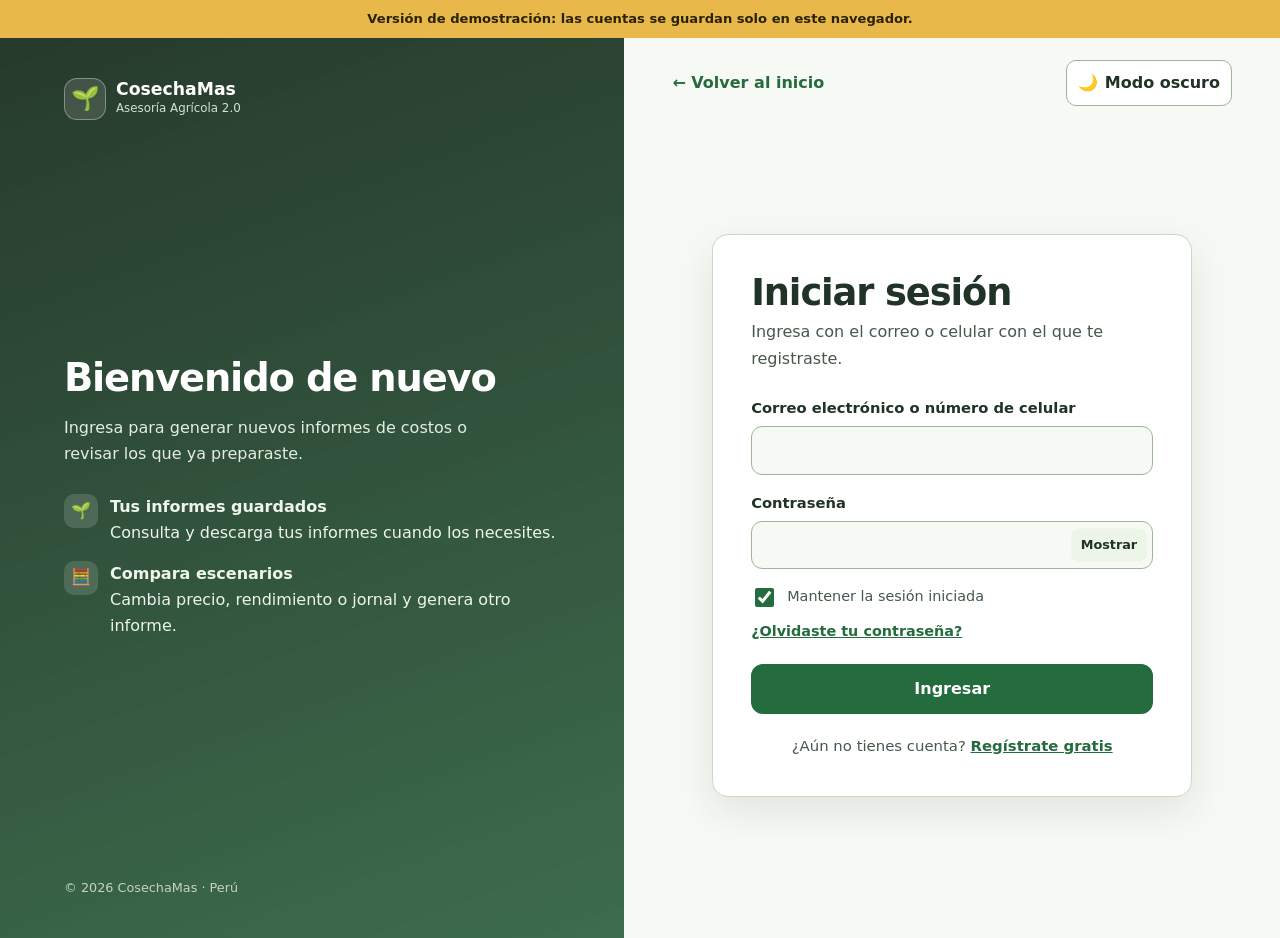
<file: informe.html>
<!DOCTYPE html>
<html lang="es">
<head>
  <meta charset="UTF-8">
  <meta name="viewport" content="width=device-width, initial-scale=1.0">
  <title>Informe de costos | CosechaMas</title>
  <meta name="theme-color" content="#f7f9f4">
  <meta name="robots" content="noindex">
  <link rel="icon" href="data:image/svg+xml,<svg xmlns='http://www.w3.org/2000/svg' viewBox='0 0 100 100'><text y='.9em' font-size='90'>🌱</text></svg>">
  <script>
    (function () { var t = null; try { t = localStorage.getItem("cosechamas-theme"); } catch (e) {}
      if (!t && window.matchMedia && matchMedia("(prefers-color-scheme: dark)").matches) t = "dark";
      if (t === "dark") document.documentElement.classList.add("dark-mode"); })();
  </script>
  <link rel="stylesheet" href="style.css">
  <link rel="stylesheet" href="app.css">
  <script src="comun.js" defer></script>
  <script src="cultivos.js" defer></script>
  <script src="calculo.js" defer></script>
  <script src="graficos.js" defer></script>
  <script src="informe.js" defer></script>
</head>
<body>
  <a class="skip-link" href="#informe">Saltar al informe</a>
  <p class="demo-note" data-demo-note hidden>Versión de demostración: las cuentas y los informes se guardan solo en este navegador.</p>

  <header class="site-header app-header">
    <div class="container header-inner">
      <a class="brand" href="panel.html" aria-label="CosechaMas, mi panel">
        <span class="brand-mark" aria-hidden="true">🌱</span>
        <span><strong>CosechaMas</strong><small>Plataforma del productor</small></span>
      </a>
      <nav class="app-nav" aria-label="Navegación de la plataforma">
        <a href="panel.html#servicios">Servicios</a>
        <a href="panel.html#nuevo-informe">Nuevo informe</a>
        <a href="panel.html#mis-informes" aria-current="page">Mis informes</a>
      </nav>
      <div class="header-actions">
        <button class="theme-toggle" id="themeToggle" type="button" aria-label="Activar modo oscuro" aria-pressed="false"><span id="themeIcon" aria-hidden="true">🌙</span><span class="theme-label">Modo oscuro</span></button>
        <div class="user-menu-wrap">
          <button class="user-button" id="userMenuToggle" type="button" aria-haspopup="true" aria-expanded="false" aria-controls="userMenu">
            <span class="user-avatar" id="userInitials" aria-hidden="true">?</span><span class="user-name" data-user-name></span>
          </button>
          <div class="user-menu" id="userMenu" hidden>
            <p id="userContact"></p>
            <a href="panel.html">Mi panel</a>
            <a href="index.html">Página principal</a>
            <button type="button" data-logout>Cerrar sesión</button>
          </div>
        </div>
      </div>
    </div>
  </header>

  <main class="app-main">
    <div class="container">
      <div class="report-toolbar no-print">
        <a class="button button-secondary button-small" href="panel.html#mis-informes">← Volver a mis informes</a>
        <div class="grupo">
          <a class="button button-secondary button-small" href="panel.html#nuevo-informe">Nuevo informe</a>
          <button class="button button-primary button-small" type="button" id="btnImprimir">⬇ Descargar PDF / Imprimir</button>
        </div>
      </div>
      <article class="doc" id="informe" aria-live="polite">
        <p>Cargando informe…</p>
      </article>
    </div>
  </main>
</body>
</html>
</file>
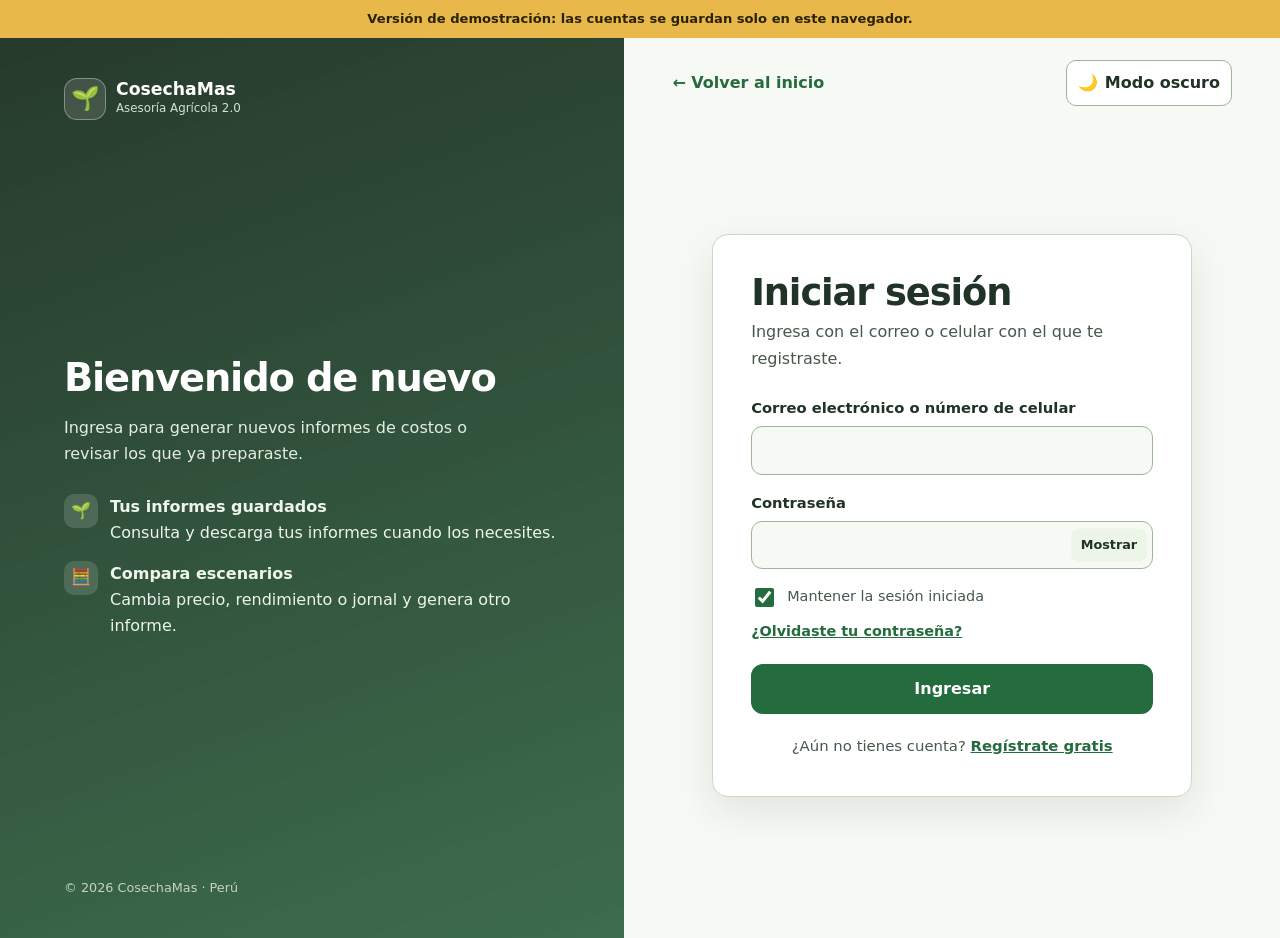
<file: login.html>
<!DOCTYPE html>
<html lang="es">
<head>
  <meta charset="UTF-8">
  <meta name="viewport" content="width=device-width, initial-scale=1.0">
  <title>Iniciar sesión | CosechaMas</title>
  <meta name="description" content="Ingresa a tu cuenta de CosechaMas.">
  <meta name="theme-color" content="#f7f9f4">
  <meta name="robots" content="noindex">
  <link rel="icon" href="data:image/svg+xml,<svg xmlns='http://www.w3.org/2000/svg' viewBox='0 0 100 100'><text y='.9em' font-size='90'>🌱</text></svg>">
  <script>
    (function () { var t = null; try { t = localStorage.getItem("cosechamas-theme"); } catch (e) {}
      if (!t && window.matchMedia && matchMedia("(prefers-color-scheme: dark)").matches) t = "dark";
      if (t === "dark") document.documentElement.classList.add("dark-mode"); })();
  </script>
  <link rel="stylesheet" href="style.css">
  <link rel="stylesheet" href="app.css">
  <script src="comun.js" defer></script>
  <script src="cuenta.js" defer></script>
</head>
<body class="auth-body">
  <p class="demo-note" data-demo-note hidden>Versión de demostración: las cuentas se guardan solo en este navegador.</p>
  <div class="auth-layout">
    <aside class="auth-aside">
      <a class="brand" href="index.html"><span class="brand-mark" aria-hidden="true">🌱</span><span><strong>CosechaMas</strong><small>Asesoría Agrícola 2.0</small></span></a>
      <div class="aside-body">
        <h2>Bienvenido de nuevo</h2>
        <p>Ingresa para generar nuevos informes de costos o revisar los que ya preparaste.</p>
        <ul class="auth-benefits">
          <li><span aria-hidden="true">🌱</span><div><strong>Tus informes guardados</strong><br>Consulta y descarga tus informes cuando los necesites.</div></li>
          <li><span aria-hidden="true">🧮</span><div><strong>Compara escenarios</strong><br>Cambia precio, rendimiento o jornal y genera otro informe.</div></li>
        </ul>
      </div>
      <small class="foot">© <span id="currentYear"></span> CosechaMas · Perú</small>
    </aside>

    <main class="auth-main">
      <div class="auth-top">
        <a href="index.html">← Volver al inicio</a>
        <button class="theme-toggle" id="themeToggle" type="button" aria-label="Activar modo oscuro" aria-pressed="false"><span id="themeIcon" aria-hidden="true">🌙</span><span class="theme-label">Modo oscuro</span></button>
      </div>

      <form class="auth-card card" id="loginForm" novalidate>
        <h1>Iniciar sesión</h1>
        <p class="lead">Ingresa con el correo o celular con el que te registraste.</p>
        <p class="alert" id="formAlert" role="alert" hidden></p>

        <div class="field">
          <label for="lContacto">Correo electrónico o número de celular</label>
          <input id="lContacto" name="contacto" type="text" autocomplete="username" required inputmode="email">
        </div>
        <div class="field">
          <label for="lClave">Contraseña</label>
          <div class="input-group">
            <input id="lClave" name="clave" type="password" autocomplete="current-password" required>
            <button class="input-addon" type="button" data-toggle-pass="lClave" aria-label="Mostrar contraseña">Mostrar</button>
          </div>
        </div>
        <div class="row-between">
          <label class="check" style="margin:0"><input id="lRecordar" type="checkbox" checked> <span>Mantener la sesión iniciada</span></label>
          <a href="#" id="olvide" style="font-size:.9rem;font-weight:700">¿Olvidaste tu contraseña?</a>
        </div>
        <p class="alert alert-ok" id="olvideMsg" role="status" hidden style="margin-top:14px">Escríbenos por WhatsApp o a contacto@cosechamas.pe para restablecer tu contraseña.</p>
        <button class="button button-primary button-block" type="submit" style="margin-top:20px">Ingresar</button>
        <p class="auth-switch">¿Aún no tienes cuenta? <a href="registro.html">Regístrate gratis</a></p>
      </form>
    </main>
  </div>
</body>
</html>
</file>
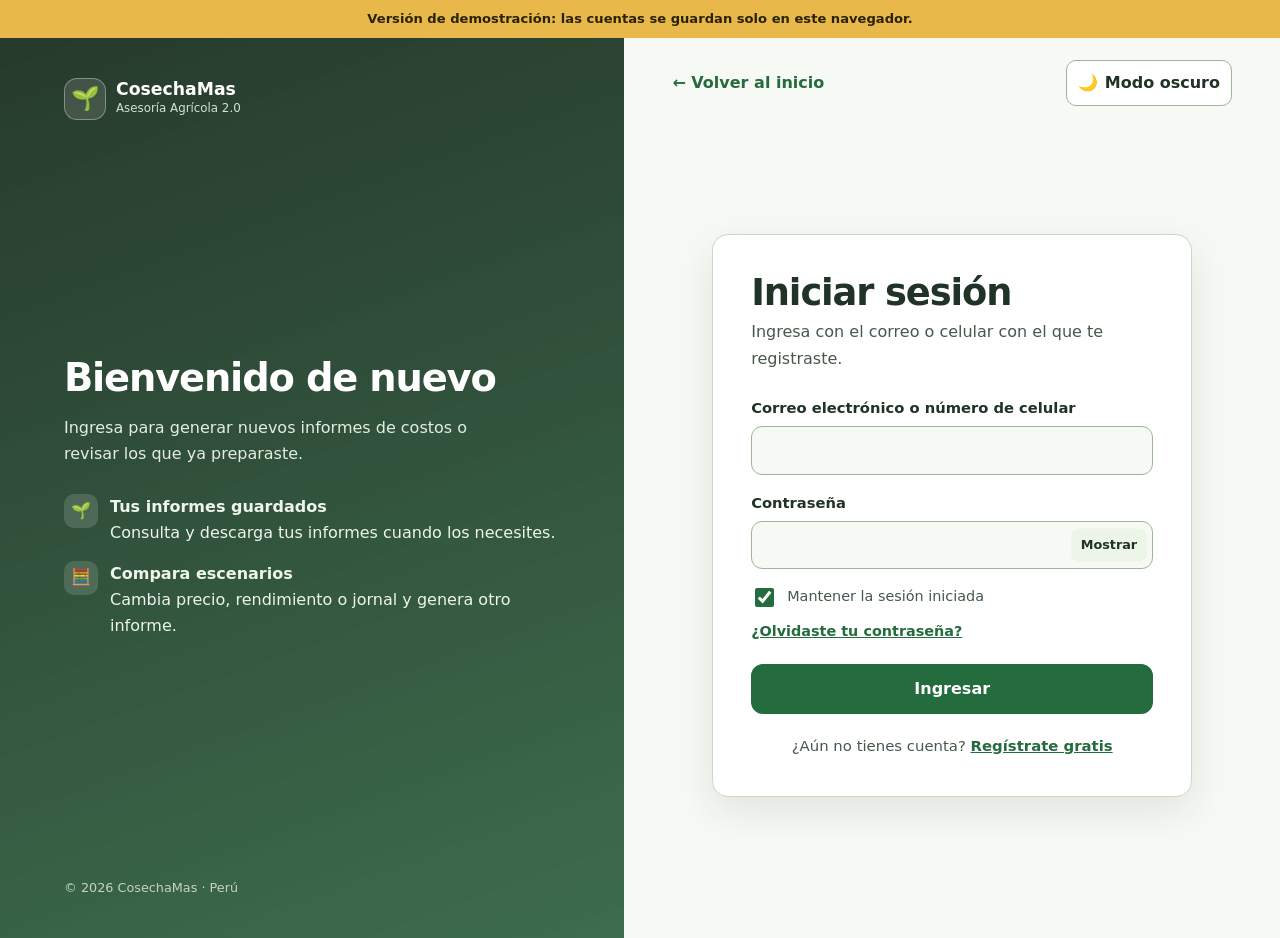
<file: panel.html>
<!DOCTYPE html>
<html lang="es">
<head>
  <meta charset="UTF-8">
  <meta name="viewport" content="width=device-width, initial-scale=1.0">
  <title>Mi panel | CosechaMas</title>
  <meta name="theme-color" content="#f7f9f4">
  <meta name="robots" content="noindex">
  <link rel="icon" href="data:image/svg+xml,<svg xmlns='http://www.w3.org/2000/svg' viewBox='0 0 100 100'><text y='.9em' font-size='90'>🌱</text></svg>">
  <script>
    (function () { var t = null; try { t = localStorage.getItem("cosechamas-theme"); } catch (e) {}
      if (!t && window.matchMedia && matchMedia("(prefers-color-scheme: dark)").matches) t = "dark";
      if (t === "dark") document.documentElement.classList.add("dark-mode"); })();
  </script>
  <link rel="stylesheet" href="style.css">
  <link rel="stylesheet" href="app.css">
  <script src="comun.js" defer></script>
  <script src="cultivos.js" defer></script>
  <script src="calculo.js" defer></script>
  <script src="panel.js" defer></script>
</head>
<body>
  <a class="skip-link" href="#contenido">Saltar al contenido</a>
  <p class="demo-note" data-demo-note hidden>Versión de demostración: las cuentas y los informes se guardan solo en este navegador.</p>

  <header class="site-header app-header">
    <div class="container header-inner">
      <a class="brand" href="panel.html" aria-label="CosechaMas, mi panel">
        <span class="brand-mark" aria-hidden="true">🌱</span>
        <span><strong>CosechaMas</strong><small>Plataforma del productor</small></span>
      </a>
      <nav class="app-nav" aria-label="Navegación de la plataforma">
        <a href="#servicios" aria-current="page">Servicios</a>
        <a href="#nuevo-informe">Nuevo informe</a>
        <a href="#mis-informes">Mis informes</a>
      </nav>
      <div class="header-actions">
        <button class="theme-toggle" id="themeToggle" type="button" aria-label="Activar modo oscuro" aria-pressed="false"><span id="themeIcon" aria-hidden="true">🌙</span><span class="theme-label">Modo oscuro</span></button>
        <div class="user-menu-wrap">
          <button class="user-button" id="userMenuToggle" type="button" aria-haspopup="true" aria-expanded="false" aria-controls="userMenu">
            <span class="user-avatar" id="userInitials" aria-hidden="true">?</span><span class="user-name" data-user-name></span>
          </button>
          <div class="user-menu" id="userMenu" hidden>
            <p id="userContact"></p>
            <a href="#mis-informes">Mis informes</a>
            <a href="index.html">Página principal</a>
            <button type="button" data-logout>Cerrar sesión</button>
          </div>
        </div>
      </div>
    </div>
  </header>

  <main id="contenido" class="app-main">
    <div class="container">
      <div class="welcome">
        <div>
          <p class="eyebrow">Mi panel</p>
          <h1>Hola, <span data-user-name></span> 👋</h1>
          <p>Elige un servicio para comenzar. Tus informes quedan guardados en esta cuenta.</p>
        </div>
        <span class="badge" id="planBadge">Plan Productor</span>
      </div>

      <!-- SERVICIOS -->
      <section class="panel-section" id="servicios" aria-labelledby="tServicios">
        <h2 id="tServicios">Servicios de CosechaMas</h2>
        <p class="section-intro">Herramientas para planificar tu campaña con información técnica y económica.</p>
        <div class="service-tiles">
          <article class="service-tile card featured">
            <span class="badge">Disponible</span>
            <h3>Informe de costos de producción</h3>
            <p>Responde un breve cuestionario y recibe un informe completo de tu proyecto:</p>
            <ul>
              <li>Ficha técnica del cultivo</li>
              <li>Costo de producción detallado y resumen de costos</li>
              <li>Flujo de caja, punto de equilibrio y sensibilidad</li>
              <li>Recomendaciones agronómicas y financieras</li>
            </ul>
            <a class="button button-primary" href="#nuevo-informe" data-start>Generar informe</a>
          </article>
          <article class="service-tile card soon">
            <span class="badge badge-muted">Próximamente</span>
            <h3>Asesoría técnica especializada</h3>
            <p>Diagnóstico de plagas, fertilización y riego con un especialista.</p>
            <a class="button button-secondary whatsapp-panel" href="https://wa.me/51999999999?text=Hola%2C%20quiero%20asesor%C3%ADa%20t%C3%A9cnica%20de%20CosechaMas." target="_blank" rel="noopener noreferrer">Consultar por WhatsApp</a>
          </article>
          <article class="service-tile card soon">
            <span class="badge badge-muted">Próximamente</span>
            <h3>Estrategia comercial</h3>
            <p>Precios de mercado, canales de venta y preparación para negociar.</p>
            <a class="button button-secondary whatsapp-panel" href="https://wa.me/51999999999?text=Hola%2C%20quiero%20asesor%C3%ADa%20comercial%20de%20CosechaMas." target="_blank" rel="noopener noreferrer">Consultar por WhatsApp</a>
          </article>
        </div>
      </section>

      <!-- NUEVO INFORME -->
      <section class="panel-section" id="nuevo-informe" aria-labelledby="tNuevo">
        <h2 id="tNuevo">Nuevo informe de costos</h2>
        <p class="section-intro">Tres pasos: elige tu cultivo, revisa su ficha técnica e ingresa los datos de tu proyecto.</p>

        <div class="wizard card">
          <ol class="stepper" id="stepper">
            <li data-step="1" aria-current="step">Cultivo</li>
            <li data-step="2">Ficha técnica</li>
            <li data-step="3">Parámetros</li>
            <li data-step="4">Informe</li>
          </ol>

          <!-- PASO 1 -->
          <form class="wizard-step" id="paso1" data-step="1" novalidate>
            <h2>¿Qué deseas sembrar?</h2>
            <p class="section-intro">Selecciona el cultivo, la variedad y el sistema de producción.</p>
            <fieldset class="question"><legend>1. Cultivo</legend><div class="choice-grid" id="optCultivo"></div></fieldset>
            <fieldset class="question"><legend>2. Variedad <span id="hintVariedad"></span></legend><div class="choice-grid" id="optVariedad"></div></fieldset>
            <fieldset class="question"><legend>3. Sistema de producción <span id="hintSistema"></span></legend><div class="choice-grid" id="optSistema"></div></fieldset>
            <p class="alert" id="err1" role="alert" hidden></p>
            <div class="wizard-actions"><span class="spacer"></span><button class="button button-primary" type="submit">Ver ficha técnica →</button></div>
          </form>

          <!-- PASO 2 -->
          <div class="wizard-step" id="paso2" data-step="2" hidden>
            <h2 id="tituloFicha">Ficha técnica</h2>
            <p class="section-intro">Condiciones agronómicas de referencia para este cultivo. Verifica que tu zona cumpla con ellas antes de continuar.</p>
            <div class="table-wrap"><table class="data-table" id="tablaFicha"><caption class="sr-only">Ficha técnica del cultivo</caption><thead><tr><th scope="col">Concepto</th><th scope="col">Valor</th></tr></thead><tbody></tbody></table></div>
            <div class="wizard-actions">
              <button class="button button-secondary" type="button" data-go="1">← Cambiar cultivo</button>
              <button class="button button-primary" type="button" data-go="3">Continuar con los parámetros →</button>
            </div>
          </div>

          <!-- PASO 3 -->
          <form class="wizard-step" id="paso3" data-step="3" hidden novalidate>
            <h2>Parámetros de tu proyecto</h2>
            <p class="section-intro">Los valores sugeridos son referenciales para el cultivo elegido; ajústalos a tu realidad.</p>
            <div class="form-grid">
              <div class="field">
                <label for="pRegion">Región donde sembrarás</label>
                <select id="pRegion" name="region" required><option value="">Selecciona…</option></select>
              </div>
              <div class="field">
                <label for="pArea">Área a sembrar</label>
                <div class="input-group"><input id="pArea" name="area" type="number" min="0.1" max="1000" step="0.1" inputmode="decimal" required><span class="input-suffix">ha</span></div>
              </div>
              <div class="field">
                <label for="pRend">Rendimiento deseado</label>
                <div class="input-group"><input id="pRend" name="rendimiento" type="number" min="1" step="100" inputmode="numeric" required><span class="input-suffix">kg/ha</span></div>
              </div>
              <div class="field">
                <label for="pMerma">Merma esperada</label>
                <div class="input-group"><input id="pMerma" name="merma" type="number" min="0" max="90" step="0.5" inputmode="decimal" required><span class="input-suffix">%</span></div>
                <small>Pérdida post-cosecha o por calidad.</small>
              </div>
              <div class="field">
                <label for="pPrecio">Precio esperado por kg</label>
                <div class="input-group"><input id="pPrecio" name="precio" type="number" min="0.01" step="0.01" inputmode="decimal" required><span class="input-suffix">S/ / kg</span></div>
                <small>Precio en chacra.</small>
              </div>
              <div class="field">
                <label for="pJornal">Precio promedio del jornal</label>
                <div class="input-group"><input id="pJornal" name="jornal" type="number" min="1" step="1" inputmode="decimal" required><span class="input-suffix">S/ / día</span></div>
              </div>
              <div class="field">
                <label for="pTea">Tasa de interés efectiva anual (TEA)</label>
                <div class="input-group"><input id="pTea" name="tea" type="number" min="0" max="200" step="0.1" inputmode="decimal" required><span class="input-suffix">%</span></div>
              </div>
              <div class="field">
                <label for="pMeses">Duración de la campaña</label>
                <div class="input-group"><input id="pMeses" name="meses" type="number" min="1" max="24" step="1" inputmode="numeric" required><span class="input-suffix">meses</span></div>
              </div>
              <div class="field">
                <label for="pTasa">Tasa de interés de la campaña (prorrateada)</label>
                <div class="input-group"><input id="pTasa" type="text" readonly tabindex="-1" aria-describedby="tasaAyuda"><span class="input-suffix">%</span></div>
                <small id="tasaAyuda">Se calcula sola: (1 + TEA)<sup>meses/12</sup> − 1.</small>
              </div>
            </div>
            <div class="calc-box" aria-live="polite">
              <div><span>Rendimiento efectivo</span><output id="oRendEf">—</output></div>
              <div><span>Producción comercializable</span><output id="oProd">—</output></div>
              <div><span>Costo total estimado</span><output id="oCosto">—</output></div>
            </div>
            <p class="alert" id="err3" role="alert" hidden style="margin-top:16px"></p>
            <div class="wizard-actions">
              <button class="button button-secondary" type="button" data-go="2">← Volver a la ficha</button>
              <button class="button button-primary" type="submit">Generar informe →</button>
            </div>
          </form>
        </div>
      </section>

      <!-- MIS INFORMES -->
      <section class="panel-section" id="mis-informes" aria-labelledby="tMis">
        <h2 id="tMis">Mis informes</h2>
        <p class="section-intro">Informes que generaste con esta cuenta.</p>
        <ul class="report-list" id="listaInformes"></ul>
        <p class="empty" id="sinInformes" hidden>Aún no has generado informes. Empieza con el cuestionario de arriba.</p>
      </section>
    </div>
  </main>

  <footer class="site-footer">
    <div class="container footer-bottom" style="margin-top:0;border-top:0;padding-top:0">
      <p>© <span id="currentYear"></span> CosechaMas. Todos los derechos reservados.</p>
      <p><a href="index.html#privacidad">Privacidad</a> · <a href="index.html">Página principal</a></p>
    </div>
  </footer>
</body>
</html>
</file>
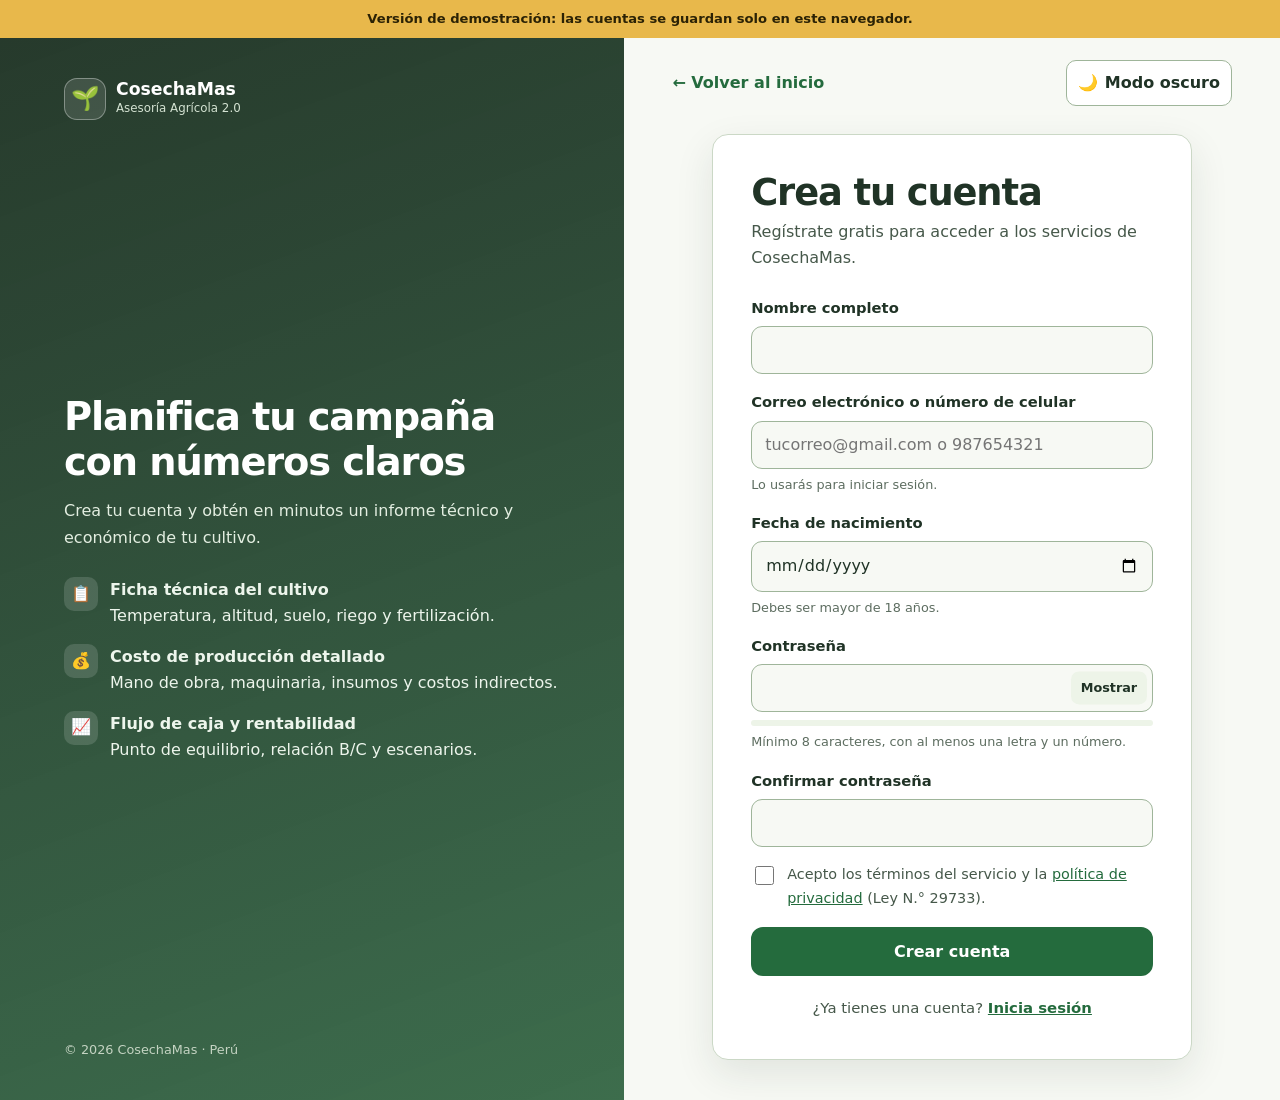
<file: registro.html>
<!DOCTYPE html>
<html lang="es">
<head>
  <meta charset="UTF-8">
  <meta name="viewport" content="width=device-width, initial-scale=1.0">
  <title>Crear cuenta | CosechaMas</title>
  <meta name="description" content="Crea tu cuenta en CosechaMas y genera informes de costos de producción para tu cultivo.">
  <meta name="theme-color" content="#f7f9f4">
  <meta name="robots" content="noindex">
  <link rel="icon" href="data:image/svg+xml,<svg xmlns='http://www.w3.org/2000/svg' viewBox='0 0 100 100'><text y='.9em' font-size='90'>🌱</text></svg>">
  <script>
    (function () { var t = null; try { t = localStorage.getItem("cosechamas-theme"); } catch (e) {}
      if (!t && window.matchMedia && matchMedia("(prefers-color-scheme: dark)").matches) t = "dark";
      if (t === "dark") document.documentElement.classList.add("dark-mode"); })();
  </script>
  <link rel="stylesheet" href="style.css">
  <link rel="stylesheet" href="app.css">
  <script src="comun.js" defer></script>
  <script src="cuenta.js" defer></script>
</head>
<body class="auth-body">
  <p class="demo-note" data-demo-note hidden>Versión de demostración: las cuentas se guardan solo en este navegador.</p>
  <div class="auth-layout">
    <aside class="auth-aside">
      <a class="brand" href="index.html"><span class="brand-mark" aria-hidden="true">🌱</span><span><strong>CosechaMas</strong><small>Asesoría Agrícola 2.0</small></span></a>
      <div class="aside-body">
        <h2>Planifica tu campaña con números claros</h2>
        <p>Crea tu cuenta y obtén en minutos un informe técnico y económico de tu cultivo.</p>
        <ul class="auth-benefits">
          <li><span aria-hidden="true">📋</span><div><strong>Ficha técnica del cultivo</strong><br>Temperatura, altitud, suelo, riego y fertilización.</div></li>
          <li><span aria-hidden="true">💰</span><div><strong>Costo de producción detallado</strong><br>Mano de obra, maquinaria, insumos y costos indirectos.</div></li>
          <li><span aria-hidden="true">📈</span><div><strong>Flujo de caja y rentabilidad</strong><br>Punto de equilibrio, relación B/C y escenarios.</div></li>
        </ul>
      </div>
      <small class="foot">© <span id="currentYear"></span> CosechaMas · Perú</small>
    </aside>

    <main class="auth-main">
      <div class="auth-top">
        <a href="index.html">← Volver al inicio</a>
        <button class="theme-toggle" id="themeToggle" type="button" aria-label="Activar modo oscuro" aria-pressed="false"><span id="themeIcon" aria-hidden="true">🌙</span><span class="theme-label">Modo oscuro</span></button>
      </div>

      <form class="auth-card card" id="registroForm" novalidate>
        <h1>Crea tu cuenta</h1>
        <p class="lead">Regístrate gratis para acceder a los servicios de CosechaMas.</p>
        <p class="alert" id="formAlert" role="alert" hidden></p>

        <div class="field">
          <label for="rNombre">Nombre completo</label>
          <input id="rNombre" name="nombre" type="text" autocomplete="name" required minlength="3" maxlength="80">
        </div>
        <div class="field">
          <label for="rContacto">Correo electrónico o número de celular</label>
          <input id="rContacto" name="contacto" type="text" autocomplete="username" required inputmode="email" placeholder="tucorreo@gmail.com o 987654321">
          <small>Lo usarás para iniciar sesión.</small>
        </div>
        <div class="field">
          <label for="rFecha">Fecha de nacimiento</label>
          <input id="rFecha" name="fecha" type="date" required autocomplete="bday" min="1920-01-01">
          <small>Debes ser mayor de 18 años.</small>
        </div>
        <div class="field">
          <label for="rClave">Contraseña</label>
          <div class="input-group">
            <input id="rClave" name="clave" type="password" autocomplete="new-password" required minlength="8">
            <button class="input-addon" type="button" data-toggle-pass="rClave" aria-label="Mostrar contraseña">Mostrar</button>
          </div>
          <div class="strength" id="strength" data-level="0" aria-hidden="true"><span></span></div>
          <small>Mínimo 8 caracteres, con al menos una letra y un número.</small>
        </div>
        <div class="field">
          <label for="rClave2">Confirmar contraseña</label>
          <input id="rClave2" name="clave2" type="password" autocomplete="new-password" required>
        </div>
        <label class="check"><input id="rAcepto" type="checkbox" required> <span>Acepto los términos del servicio y la <a href="index.html#privacidad">política de privacidad</a> (Ley N.° 29733).</span></label>
        <button class="button button-primary button-block" type="submit">Crear cuenta</button>
        <p class="auth-switch">¿Ya tienes una cuenta? <a href="login.html">Inicia sesión</a></p>
      </form>
    </main>
  </div>
</body>
</html>
</file>
<file: style.css>
/* CosechaMas - estilos responsivos con modo claro/oscuro
   Todos los colores salen de las variables de :root, así el modo oscuro
   se controla desde un solo lugar. */

/* ===================== VARIABLES ===================== */
:root {
  color-scheme: light;
  --page: #f7f9f4;
  --surface: #ffffff;
  --surface-soft: #edf4e8;
  --text: #203326;
  --text-soft: #46584a;
  --muted: #5d6d60;
  --border: #cbd8c6;
  --border-strong: #9fb59a;
  --green: #246b3d;
  --green-hover: #18532d;
  --green-soft: #dcebd7;
  --accent: #e8b84b;
  --danger: #b42318;
  --shadow: 0 14px 38px rgba(32, 51, 38, .10);
  --header-bg: rgba(255, 255, 255, .92);
  --btn-bg: #246b3d;
  --btn-bg-hover: #18532d;
  --btn-text: #ffffff;
  --cta-bg: #1e5631;
  --footer-bg: #172b1d;
}
:root.dark-mode {
  color-scheme: dark;
  --page: #17231b;
  --surface: #202f25;
  --surface-soft: #263b2c;
  --text: #f0f5ed;
  --text-soft: #e0e9dc;
  --muted: #c1d0bf;
  --border: #3f5644;
  --border-strong: #78977b;
  --green: #8bc99a;
  --green-hover: #a6d9b1;
  --green-soft: #304a36;
  --accent: #f0c765;
  --danger: #ff8a80;
  --shadow: 0 14px 38px rgba(0, 0, 0, .28);
  --header-bg: rgba(23, 35, 27, .92);
  --btn-bg: #a6d9b1;
  --btn-bg-hover: #c1e7c8;
  --btn-text: #17231b;
  --cta-bg: #1e5631;
  --footer-bg: #111c14;
}

/* ===================== BASE ===================== */
* { box-sizing: border-box; }
html { scroll-behavior: smooth; scroll-padding-top: 96px; }
body {
  margin: 0;
  background: var(--page);
  color: var(--text);
  font-family: system-ui, -apple-system, "Segoe UI", Roboto, Arial, sans-serif;
  font-size: 16px;
  line-height: 1.65;
  transition: background-color .25s ease, color .25s ease;
}
img { max-width: 100%; display: block; }
a { color: var(--green); }
a:hover { color: var(--green-hover); }
button, input, select, textarea { font: inherit; color: inherit; }
h1, h2, h3, p { margin-top: 0; }
h1 { max-width: 700px; margin-bottom: 18px; font-size: clamp(2.35rem, 5vw, 4.3rem); line-height: 1.08; letter-spacing: -.045em; }
h1 span { color: var(--green); }
h2 { font-size: clamp(1.9rem, 3.4vw, 2.8rem); line-height: 1.16; letter-spacing: -.03em; }
h3 { font-size: 1.18rem; line-height: 1.3; }
:focus-visible { outline: 3px solid var(--accent); outline-offset: 3px; }

.container { width: min(1120px, calc(100% - 36px)); margin-inline: auto; }
.narrow { max-width: 820px; }
.section { padding: 82px 0; }
.section-compact { padding: 28px 0 42px; }
.section-tinted { background: var(--surface-soft); border-block: 1px solid var(--border); }

.skip-link { position: absolute; left: 12px; top: -60px; z-index: 200; padding: 10px 16px; border-radius: 10px; background: var(--btn-bg); color: var(--btn-text); font-weight: 800; text-decoration: none; }
.skip-link:focus { top: 12px; color: var(--btn-text); }

/* ===================== ENCABEZADO ===================== */
.site-header {
  position: sticky; top: 0; z-index: 100;
  background: var(--header-bg);
  border-bottom: 1px solid var(--border);
  backdrop-filter: blur(12px);
  -webkit-backdrop-filter: blur(12px);
}
.header-inner { min-height: 78px; display: flex; align-items: center; gap: 24px; }
.brand { display: inline-flex; align-items: center; gap: 10px; color: var(--text); text-decoration: none; flex-shrink: 0; }
.brand:hover { color: var(--text); }
.brand-mark { display: grid; place-items: center; width: 42px; height: 42px; border: 1px solid var(--border-strong); border-radius: 13px; background: var(--surface-soft); font-size: 23px; }
.brand strong { display: block; font-size: 1.08rem; line-height: 1.2; }
.brand small { display: block; color: var(--muted); font-size: .74rem; line-height: 1.5; }

.main-nav { display: flex; align-items: center; justify-content: center; gap: 6px; margin-left: auto; }
.main-nav a { color: var(--text); font-size: .91rem; font-weight: 700; text-decoration: none; padding: 8px 10px; border: 1px solid transparent; border-radius: 9px; }
.main-nav a:hover, .main-nav a:focus-visible { color: var(--text); border-color: var(--border-strong); background: var(--surface-soft); }

.header-actions { display: flex; align-items: center; gap: 10px; }
.theme-toggle, .menu-toggle { border: 1px solid var(--border-strong); background: var(--surface); color: var(--text); border-radius: 10px; cursor: pointer; }
.theme-toggle { display: inline-flex; align-items: center; gap: 7px; padding: 9px 11px; font-weight: 700; white-space: nowrap; }
.theme-toggle:hover, .menu-toggle:hover { background: var(--surface-soft); }
.menu-toggle { display: none; padding: 8px 12px; font-size: 1.1rem; line-height: 1; min-width: 44px; min-height: 44px; }

/* ===================== BOTONES ===================== */
.button { display: inline-flex; align-items: center; justify-content: center; gap: 8px; min-height: 48px; padding: 12px 18px; border: 2px solid transparent; border-radius: 12px; text-decoration: none; text-align: center; font-weight: 800; line-height: 1.35; cursor: pointer; transition: transform .18s ease, background-color .18s ease; }
.button:hover { transform: translateY(-2px); }
.button-small { min-height: 40px; padding: 9px 13px; font-size: .88rem; }
.button-block { width: 100%; }
.button-primary { background: var(--btn-bg); border-color: var(--btn-bg); color: var(--btn-text); }
.button-primary:hover { background: var(--btn-bg-hover); border-color: var(--btn-bg-hover); color: var(--btn-text); }
.button-secondary { background: var(--surface); border-color: var(--border-strong); color: var(--text); }
.button-secondary:hover { background: var(--surface-soft); color: var(--text); }
.button-light { background: #ffffff; border-color: #ffffff; color: #1e5631; flex-shrink: 0; }
.button-light:hover { background: #edf4e8; border-color: #edf4e8; color: #174526; }

/* ===================== HERO ===================== */
.hero { padding-top: 66px; }
.hero-grid { display: grid; grid-template-columns: 1.05fr .95fr; align-items: center; gap: 54px; }
.eyebrow { margin: 0 0 15px; color: var(--green); text-transform: uppercase; font-size: .78rem; font-weight: 900; letter-spacing: .12em; }
.hero-description, .section-intro { color: var(--text-soft); font-size: 1.08rem; }
.hero-actions { display: flex; flex-wrap: wrap; gap: 12px; margin: 26px 0 20px; }
.hero-note { display: inline-flex; align-items: center; gap: 9px; margin: 0; color: var(--text-soft); font-size: .92rem; }
.note-icon { display: grid; place-items: center; width: 25px; height: 25px; flex-shrink: 0; border-radius: 50%; background: var(--green-soft); color: var(--green); font-weight: 900; }
.hero-visual { position: relative; min-height: 440px; }
.hero-image { position: absolute; inset: 0 0 15px 12px; width: calc(100% - 12px); height: calc(100% - 15px); object-fit: cover; border: 2px solid var(--border-strong); border-radius: 28px; background: var(--surface-soft); box-shadow: var(--shadow); }
.floating-card { position: absolute; display: flex; align-items: center; gap: 12px; max-width: 270px; padding: 15px; border: 1px solid var(--border-strong); border-radius: 15px; background: var(--surface); color: var(--text); box-shadow: var(--shadow); }
.floating-card strong, .floating-card small { display: block; }
.floating-card strong { font-size: .92rem; }
.floating-card small { color: var(--muted); font-size: .78rem; }
.growth-card { top: 35px; left: -24px; }
.field-card { right: -12px; bottom: 40px; }
.floating-icon { display: grid; place-items: center; width: 40px; height: 40px; flex-shrink: 0; border-radius: 12px; background: var(--green-soft); color: var(--green); font-size: 1.5rem; font-weight: 900; }
.field-dot { width: 12px; height: 12px; border-radius: 50%; background: #4d9b5c; box-shadow: 0 0 0 5px var(--green-soft); margin: 0 8px; flex-shrink: 0; }

/* ===================== TARJETAS ===================== */
.card { border-radius: 16px; background: var(--surface); box-shadow: var(--shadow); }
.impact-grid { display: grid; grid-template-columns: repeat(3, 1fr); gap: 18px; }
.impact-card { padding: 23px; }
.impact-card strong { display: block; margin-bottom: 8px; color: var(--green); font-size: 1.8rem; }
.impact-card p { margin: 0; color: var(--text-soft); }
.disclaimer { margin: 15px auto 0; color: var(--muted); font-size: .82rem; }

.section-heading { max-width: 760px; margin: 0 auto 38px; text-align: center; }
.section-heading h2 { margin-bottom: 16px; }
.section-intro { margin-bottom: 0; }

.card-grid { display: grid; gap: 20px; }
.three-columns { grid-template-columns: repeat(3, 1fr); }
.two-columns { grid-template-columns: repeat(2, 1fr); }
.feature-card, .service-card, .step-card, .testimonial-card { padding: 25px; border: 1px solid transparent; transition: transform .2s ease, border-color .2s ease; }
.feature-card:hover, .service-card:hover, .step-card:hover, .testimonial-card:hover { transform: translateY(-4px); border-color: var(--green); }
.card-icon { display: grid; place-items: center; width: 52px; height: 52px; margin-bottom: 18px; border: 1px solid var(--border-strong); border-radius: 15px; background: var(--surface-soft); font-size: 1.5rem; }
.feature-card h3, .service-card h3, .step-card h3 { margin-bottom: 12px; }
.feature-card p, .step-card p, .testimonial-card p { margin-bottom: 0; color: var(--text-soft); }
.service-number { display: inline-block; margin-bottom: 15px; padding: 5px 10px; border: 1px solid var(--border-strong); border-radius: 9px; color: var(--green); font-weight: 900; }
.service-card ul { padding-left: 20px; margin: 0; color: var(--text-soft); }
.service-card li { margin-bottom: 10px; }

/* Cultivos */
.crop-grid { display: flex; flex-wrap: wrap; justify-content: center; gap: 12px; margin: 0; padding: 0; list-style: none; }
.crop-chip { display: inline-flex; align-items: center; gap: 9px; padding: 10px 18px; border: 1px solid var(--border-strong); border-radius: 999px; background: var(--surface); font-weight: 700; box-shadow: var(--shadow); }
.crop-chip span { font-size: 1.3rem; }

/* Pasos */
.steps-grid { display: grid; grid-template-columns: repeat(3, 1fr); gap: 20px; margin: 0; padding: 0; list-style: none; }
.step-number { display: grid; place-items: center; width: 44px; height: 44px; margin-bottom: 17px; border: 1px solid var(--border-strong); border-radius: 50%; background: var(--green-soft); color: var(--green); font-size: 1.2rem; font-weight: 900; }

/* Testimonios */
.testimonial-card { margin: 0; }
.testimonial-card blockquote { margin: 0; }
.quote-mark { display: inline-block; color: var(--green); font-size: 3rem; font-weight: 900; line-height: 1; }
.testimonial-card p { font-size: 1.05rem; }
.testimonial-author { display: flex; align-items: center; gap: 12px; margin-top: 20px; padding-top: 15px; border-top: 1px solid var(--border); }
.avatar { display: grid; place-items: center; width: 43px; height: 43px; flex-shrink: 0; border: 1px solid var(--border-strong); border-radius: 50%; background: var(--green-soft); color: var(--text); font-weight: 900; }
.testimonial-author strong, .testimonial-author small { display: block; }
.testimonial-author small { color: var(--muted); }

/* ===================== PREGUNTAS FRECUENTES ===================== */
.faq-list { display: grid; gap: 12px; }
.faq-item, .privacy-box { border: 1px solid var(--border); border-radius: 14px; background: var(--surface); }
.faq-item summary, .privacy-box summary { position: relative; padding: 18px 52px 18px 20px; font-weight: 800; cursor: pointer; list-style: none; }
.faq-item summary::-webkit-details-marker, .privacy-box summary::-webkit-details-marker { display: none; }
.faq-item summary::after, .privacy-box summary::after { content: "+"; position: absolute; right: 20px; top: 50%; transform: translateY(-50%); color: var(--green); font-size: 1.5rem; font-weight: 900; }
.faq-item[open] summary::after, .privacy-box[open] summary::after { content: "−"; }
.faq-item[open] { border-color: var(--green); }
.faq-item p, .privacy-box p { margin: 0; padding: 0 20px 18px; color: var(--text-soft); }
.privacy-box summary { font-size: .92rem; }
.privacy-box p { font-size: .9rem; }

/* ===================== FORMULARIO ===================== */
.diagnostic-grid { display: grid; grid-template-columns: .9fr 1.1fr; gap: 48px; align-items: start; }
.diagnostic-copy h2 { margin-bottom: 16px; }
.check-list { margin: 24px 0 0; padding: 0; list-style: none; }
.check-list li { position: relative; padding-left: 34px; margin-bottom: 12px; color: var(--text-soft); }
.check-list li::before { content: "✓"; position: absolute; left: 0; top: 1px; display: grid; place-items: center; width: 24px; height: 24px; border-radius: 50%; background: var(--green-soft); color: var(--green); font-weight: 900; font-size: .85rem; }
.diagnostic-form { padding: 28px; border: 1px solid var(--border); }
.form-row { margin-bottom: 16px; }
.form-row.two { display: grid; grid-template-columns: 1fr 1fr; gap: 14px; }
.diagnostic-form label { display: block; margin-bottom: 6px; font-size: .92rem; font-weight: 700; }
.diagnostic-form input:not([type="checkbox"]), .diagnostic-form select, .diagnostic-form textarea {
  width: 100%; min-height: 46px; padding: 10px 12px;
  border: 1px solid var(--border-strong); border-radius: 10px;
  background: var(--page); color: var(--text);
}
.diagnostic-form textarea { resize: vertical; min-height: 90px; }
.diagnostic-form input:focus, .diagnostic-form select:focus, .diagnostic-form textarea:focus { outline: 3px solid var(--accent); outline-offset: 1px; border-color: var(--green); }
.diagnostic-form [aria-invalid="true"] { border-color: var(--danger) !important; }
.form-row.consent { display: flex; align-items: flex-start; gap: 10px; }
.form-row.consent input { width: 20px; height: 20px; margin-top: 3px; flex-shrink: 0; accent-color: var(--green); }
.form-row.consent label { margin: 0; font-weight: 400; color: var(--text-soft); font-size: .88rem; }
.form-row.consent input[aria-invalid="true"] { outline: 2px solid var(--danger); outline-offset: 2px; }
.form-error { margin: 0 0 14px; padding: 10px 12px; border-radius: 10px; border: 1px solid var(--danger); color: var(--danger); font-size: .9rem; font-weight: 700; }
.form-hint { margin: 10px 0 0; color: var(--muted); font-size: .8rem; text-align: center; }

/* ===================== LLAMADO FINAL ===================== */
.final-cta { padding: 68px 0 40px; }
.cta-panel { display: flex; align-items: center; justify-content: space-between; gap: 30px; padding: clamp(28px, 5vw, 52px); border-radius: 22px; background: var(--cta-bg); color: #ffffff; box-shadow: var(--shadow); }
.cta-panel > div { max-width: 690px; }
.cta-panel .eyebrow { color: #f0c765; }
.cta-panel h2 { margin-bottom: 14px; color: #ffffff; }
.cta-panel p:last-child { margin-bottom: 0; color: #edf5ec; }

/* ===================== PIE DE PÁGINA ===================== */
.site-footer { padding: 52px 0 18px; background: var(--footer-bg); color: #edf5ec; border-top: 4px solid #e8b84b; }
.footer-grid { display: grid; grid-template-columns: 1.35fr .8fr 1.1fr 1fr; gap: 30px; }
.footer-logo, .footer-logo:hover { color: #ffffff; }
.footer-logo .brand-mark { background: #254a30; border-color: #507b57; }
.footer-logo small { color: #d4e2d2; }
.footer-brand > p { margin-top: 18px; max-width: 330px; color: #d4e2d2; }
.footer-column { display: flex; flex-direction: column; align-items: flex-start; gap: 9px; }
.footer-column h3 { margin: 0 0 7px; color: #f0c765; }
.footer-column p { margin: 0; color: #d4e2d2; }
.footer-column a { color: #edf5ec; text-decoration: none; overflow-wrap: anywhere; }
.footer-column a:hover { color: #f0c765; text-decoration: underline; }
.complaints-link { margin-top: 6px; padding: 6px 10px; border: 1px solid #507b57; border-radius: 8px; }
.footer-bottom { display: flex; justify-content: space-between; gap: 15px; margin-top: 34px; padding-top: 18px; border-top: 1px solid #46604a; color: #c4d3c2; font-size: .82rem; }
.footer-bottom p { margin: 0; }
.footer-bottom a { color: #f0c765; text-decoration: none; }
.footer-bottom a:hover { text-decoration: underline; }

/* ===================== BOTÓN FLOTANTE ===================== */
.floating-whatsapp { position: fixed; right: 20px; bottom: 20px; z-index: 90; display: grid; place-items: center; width: 60px; height: 60px; border-radius: 50%; background: #25d366; color: #ffffff; box-shadow: 0 8px 24px rgba(0, 0, 0, .22); text-decoration: none; transition: transform .2s ease, background-color .2s ease; }
.floating-whatsapp svg { width: 31px; height: 31px; }
.floating-whatsapp:hover { transform: translateY(-3px); background: #1fb85a; color: #ffffff; }


/* ===================== PLATAFORMA (suscripción) ===================== */
.platform-grid { display: grid; grid-template-columns: 1.1fr .9fr; gap: 48px; align-items: center; }
.platform-copy h2 { margin-bottom: 16px; }
.platform-steps { margin: 22px 0 6px; padding: 0; list-style: none; counter-reset: ps; }
.platform-steps li { position: relative; margin-bottom: 14px; padding-left: 44px; color: var(--text-soft); counter-increment: ps; }
.platform-steps li::before { content: counter(ps); position: absolute; left: 0; top: -2px; display: grid; place-items: center; width: 30px; height: 30px; border-radius: 50%; background: var(--green-soft); color: var(--green); font-weight: 900; }
.platform-steps strong { color: var(--text); }
.platform-preview { padding: 24px; border: 1px solid var(--border); }
.preview-head { display: flex; align-items: center; gap: 12px; margin-bottom: 14px; padding-bottom: 14px; border-bottom: 1px solid var(--border); }
.preview-head > span { display: grid; place-items: center; width: 44px; height: 44px; border-radius: 12px; background: var(--green-soft); font-size: 1.4rem; }
.preview-head strong, .preview-head small { display: block; }
.preview-head small { color: var(--muted); font-size: .82rem; }
.platform-preview ul { margin: 0; padding: 0; list-style: none; }
.platform-preview li { display: flex; justify-content: space-between; padding: 7px 0; border-bottom: 1px dashed var(--border); color: var(--text-soft); font-size: .93rem; }
.platform-preview li b { color: var(--green); }
.preview-bars { display: flex; align-items: flex-end; gap: 10px; height: 90px; margin-top: 18px; padding: 0 4px; border-bottom: 2px solid var(--border-strong); }
.preview-bars i { flex: 1; border-radius: 4px 4px 0 0; background: #c98a12; opacity: .75; }
.preview-bars i.up { background: var(--green); opacity: 1; }
@media (max-width: 1000px) { .platform-grid { grid-template-columns: 1fr; gap: 30px; } }

/* ===================== RESPONSIVE ===================== */
@media (max-width: 1000px) {
  .header-inner { flex-wrap: wrap; padding-block: 12px; gap: 12px; }
  .main-nav { order: 3; width: 100%; justify-content: flex-start; flex-wrap: wrap; margin: 0; }
  .header-actions { margin-left: auto; }
  .hero-grid { gap: 32px; }
  .hero-visual { min-height: 390px; }
  .diagnostic-grid { grid-template-columns: 1fr; gap: 32px; }
  .footer-grid { grid-template-columns: repeat(2, minmax(0, 1fr)); }
}

@media (max-width: 720px) {
  html { scroll-padding-top: 80px; }
  .container { width: min(100% - 32px, 560px); }
  .section { padding: 58px 0; }
  .section-compact { padding: 20px 0 32px; }

  /* Encabezado compacto: marca + menú arriba; acciones dentro del menú desplegable */
  .header-inner { min-height: 66px; flex-wrap: wrap; gap: 10px; }
  .menu-toggle { display: inline-flex; align-items: center; justify-content: center; margin-left: auto; }
  .main-nav { display: none; order: 3; width: 100%; flex-direction: column; align-items: stretch; gap: 4px; padding: 4px 0 8px; }
  .main-nav.is-open { display: flex; }
  .main-nav a { border-color: var(--border); background: var(--surface); color: var(--text); }
  .header-actions { order: 4; display: none; width: 100%; justify-content: space-between; padding-bottom: 10px; }
  .main-nav.is-open + .header-actions { display: flex; }

  .hero { padding-top: 36px; }
  .hero-grid { grid-template-columns: 1fr; gap: 28px; }
  h1 { font-size: clamp(2.1rem, 10vw, 3.2rem); }
  .hero-actions .button { flex: 1 1 100%; }
  .hero-visual { min-height: 320px; }
  .hero-image { inset: 0 4px 12px; width: calc(100% - 8px); height: calc(100% - 12px); }
  .growth-card { top: 16px; left: 8px; }
  .field-card { right: 4px; bottom: 20px; }
  .floating-card { max-width: 230px; padding: 12px; }

  .impact-grid, .three-columns, .two-columns, .steps-grid { grid-template-columns: 1fr; }
  .impact-card { padding: 20px; }
  .crop-chip { padding: 8px 14px; font-size: .92rem; }
  .form-row.two { grid-template-columns: 1fr; }
  .diagnostic-form { padding: 20px; }
  .cta-panel { flex-direction: column; align-items: flex-start; padding: 24px; }
  .cta-panel .button { width: 100%; }
  .footer-grid { grid-template-columns: 1fr; gap: 28px; }
  .footer-bottom { flex-direction: column; }
  .floating-whatsapp { width: 54px; height: 54px; right: 14px; bottom: 14px; }
}

@media (prefers-reduced-motion: reduce) {
  html { scroll-behavior: auto; }
  *, *::before, *::after { transition: none !important; }
  .button:hover, .card:hover, .floating-whatsapp:hover { transform: none !important; }
}
</file>
<file: app.css>
/* CosechaMas · Estilos de la plataforma (registro, inicio de sesión, panel e informe)
   Se carga DESPUÉS de style.css y reutiliza sus variables de color, botones y tarjetas. */

/* ===================== ELEMENTOS COMUNES ===================== */
.demo-note { margin: 0; padding: 8px 14px; background: var(--accent); color: #2b2205; font-size: .82rem; font-weight: 700; text-align: center; }
.field { margin-bottom: 16px; }
.field label, .field .label { display: block; margin-bottom: 6px; font-size: .92rem; font-weight: 700; }
.field small { display: block; margin-top: 5px; color: var(--muted); font-size: .8rem; }
.input, .field input:not([type="checkbox"]):not([type="radio"]), .field select {
  width: 100%; min-height: 48px; padding: 10px 13px;
  border: 1px solid var(--border-strong); border-radius: 11px;
  background: var(--page); color: var(--text);
}
.field input:focus, .field select:focus { outline: 3px solid var(--accent); outline-offset: 1px; border-color: var(--green); }
.field [aria-invalid="true"] { border-color: var(--danger); }
.field-error { display: block; margin-top: 5px; color: var(--danger); font-size: .82rem; font-weight: 700; }
.input-group { position: relative; }
.input-group input { padding-right: 82px !important; }
.input-addon { position: absolute; right: 6px; top: 50%; transform: translateY(-50%); padding: 6px 10px; border: 0; border-radius: 8px; background: var(--surface-soft); color: var(--text); font-size: .8rem; font-weight: 800; cursor: pointer; }
.input-suffix { position: absolute; right: 13px; top: 50%; transform: translateY(-50%); color: var(--muted); font-size: .85rem; font-weight: 700; pointer-events: none; }
.check { display: flex; align-items: flex-start; gap: 10px; margin-bottom: 16px; font-size: .9rem; color: var(--text-soft); }
.check input { width: 19px; height: 19px; margin-top: 3px; flex-shrink: 0; accent-color: var(--green); }
.alert { margin: 0 0 16px; padding: 11px 14px; border-radius: 11px; border: 1px solid var(--danger); color: var(--danger); font-size: .9rem; font-weight: 700; }
.alert-ok { border-color: var(--green); color: var(--green); }
.strength { height: 6px; margin-top: 8px; border-radius: 99px; background: var(--surface-soft); overflow: hidden; }
.strength span { display: block; height: 100%; width: 0; border-radius: 99px; background: var(--danger); transition: width .2s ease; }
.strength[data-level="2"] span { background: var(--accent); }
.strength[data-level="3"] span, .strength[data-level="4"] span { background: var(--green); }
.badge { display: inline-flex; align-items: center; gap: 6px; padding: 3px 10px; border-radius: 999px; background: var(--green-soft); color: var(--green); font-size: .76rem; font-weight: 800; letter-spacing: .02em; }
.badge-muted { background: var(--surface-soft); color: var(--muted); }

/* ===================== REGISTRO / INICIO DE SESIÓN ===================== */
.auth-body { min-height: 100vh; }
.auth-layout { display: grid; grid-template-columns: minmax(0, 1fr) minmax(0, 1.05fr); min-height: 100vh; }
.auth-aside {
  position: relative; display: flex; flex-direction: column; justify-content: space-between; gap: 30px;
  padding: 40px clamp(28px, 5vw, 64px); color: #ffffff;
  background: linear-gradient(160deg, rgba(23, 43, 29, .93), rgba(30, 86, 49, .86)),
              url("https://images.unsplash.com/photo-1500382017468-9049fed747ef?auto=format&fit=crop&w=1000&q=60") center/cover;
}
.auth-aside .brand, .auth-aside .brand:hover { color: #ffffff; }
.auth-aside .brand small { color: #d4e2d2; }
.auth-aside .brand-mark { background: rgba(255,255,255,.12); border-color: rgba(255,255,255,.35); }
.auth-aside h2 { max-width: 460px; margin: 0 0 14px; color: #ffffff; font-size: clamp(1.8rem, 3vw, 2.5rem); }
.auth-aside p { max-width: 460px; color: #e3eee1; }
.auth-benefits { display: grid; gap: 14px; margin: 26px 0 0; padding: 0; list-style: none; }
.auth-benefits li { display: flex; gap: 12px; align-items: flex-start; color: #edf5ec; }
.auth-benefits span { display: grid; place-items: center; width: 34px; height: 34px; flex-shrink: 0; border-radius: 10px; background: rgba(255,255,255,.14); }
.auth-aside small.foot { color: #c4d3c2; font-size: .8rem; }
.auth-main { display: flex; flex-direction: column; padding: 22px clamp(18px, 4vw, 48px) 40px; background: var(--page); }
.auth-top { display: flex; align-items: center; justify-content: space-between; gap: 12px; margin-bottom: 28px; }
.auth-top a { font-weight: 700; text-decoration: none; }
.auth-card { width: 100%; max-width: 480px; margin: auto; padding: clamp(24px, 4vw, 38px); border: 1px solid var(--border); }
.auth-card h1 { margin-bottom: 6px; font-size: clamp(1.8rem, 3.2vw, 2.3rem); letter-spacing: -.03em; }
.auth-card .lead { margin-bottom: 24px; color: var(--text-soft); }
.auth-switch { margin: 20px 0 0; color: var(--text-soft); text-align: center; font-size: .93rem; }
.auth-switch a { font-weight: 800; }
.row-between { display: flex; align-items: center; justify-content: space-between; gap: 10px; flex-wrap: wrap; }

/* ===================== CABECERA DE LA PLATAFORMA ===================== */
.app-header .header-inner { min-height: 70px; }
.app-nav { display: flex; gap: 4px; margin-left: 18px; }
.app-nav a { padding: 8px 12px; border-radius: 9px; color: var(--text); font-size: .9rem; font-weight: 700; text-decoration: none; }
.app-nav a:hover, .app-nav a[aria-current="page"] { background: var(--surface-soft); color: var(--green); }
.app-header .header-actions { margin-left: auto; }
.user-menu-wrap { position: relative; }
.user-button { display: inline-flex; align-items: center; gap: 9px; padding: 5px 12px 5px 5px; border: 1px solid var(--border-strong); border-radius: 999px; background: var(--surface); color: var(--text); font-weight: 700; cursor: pointer; }
.user-avatar { display: grid; place-items: center; width: 32px; height: 32px; border-radius: 50%; background: var(--green-soft); color: var(--green); font-weight: 900; }
.user-menu { position: absolute; right: 0; top: calc(100% + 8px); z-index: 120; min-width: 230px; padding: 8px; border: 1px solid var(--border); border-radius: 14px; background: var(--surface); box-shadow: var(--shadow); }
.user-menu p { margin: 4px 8px 8px; color: var(--muted); font-size: .8rem; overflow-wrap: anywhere; }
.user-menu a, .user-menu button { display: block; width: 100%; padding: 9px 10px; border: 0; border-radius: 9px; background: none; color: var(--text); font-weight: 700; text-align: left; text-decoration: none; cursor: pointer; }
.user-menu a:hover, .user-menu button:hover { background: var(--surface-soft); }

/* ===================== PANEL ===================== */
.app-main { padding: 36px 0 70px; }
.welcome { display: flex; align-items: flex-end; justify-content: space-between; gap: 20px; flex-wrap: wrap; margin-bottom: 30px; }
.welcome h1 { margin: 0 0 6px; font-size: clamp(1.8rem, 3.4vw, 2.6rem); letter-spacing: -.03em; }
.welcome p { margin: 0; color: var(--text-soft); }
.panel-section { margin-bottom: 44px; }
.panel-section > h2 { margin-bottom: 6px; font-size: clamp(1.35rem, 2.4vw, 1.7rem); }
.panel-section > .section-intro { margin-bottom: 20px; font-size: 1rem; }
.service-tiles { display: grid; grid-template-columns: 1.5fr 1fr 1fr; gap: 18px; }
.service-tile { display: flex; flex-direction: column; gap: 10px; padding: 24px; border: 1px solid transparent; }
.service-tile h3 { margin: 0; }
.service-tile .badge { align-self: flex-start; }
.service-tile p { margin: 0; color: var(--text-soft); font-size: .95rem; }
.service-tile .button { margin-top: auto; align-self: flex-start; }
.service-tile.featured { border-color: var(--green); background: linear-gradient(150deg, var(--surface), var(--surface-soft)); }
.service-tile ul { margin: 0; padding-left: 18px; color: var(--text-soft); font-size: .92rem; }
.service-tile.soon { opacity: .78; }

/* Asistente (wizard) */
.wizard { padding: clamp(20px, 3.5vw, 34px); border: 1px solid var(--border); }
.stepper { display: grid; grid-template-columns: repeat(4, 1fr); gap: 8px; margin: 0 0 28px; padding: 0; list-style: none; counter-reset: paso; }
.stepper li { position: relative; display: flex; align-items: center; gap: 10px; padding: 10px 12px; border-radius: 12px; background: var(--surface-soft); color: var(--muted); font-size: .88rem; font-weight: 700; counter-increment: paso; }
.stepper li::before { content: counter(paso); display: grid; place-items: center; width: 28px; height: 28px; flex-shrink: 0; border-radius: 50%; border: 1px solid var(--border-strong); background: var(--surface); }
.stepper li[aria-current="step"] { background: var(--green-soft); color: var(--text); }
.stepper li[aria-current="step"]::before { background: var(--btn-bg); border-color: var(--btn-bg); color: var(--btn-text); }
.stepper li.done { color: var(--green); }
.stepper li.done::before { content: "✓"; background: var(--green-soft); border-color: var(--green); color: var(--green); }
.wizard-step h2 { margin-bottom: 6px; font-size: clamp(1.3rem, 2.4vw, 1.65rem); }
.wizard-step > p.section-intro { margin-bottom: 22px; font-size: 1rem; }
.question { margin: 0 0 24px; padding: 0; border: 0; }
.question legend { margin-bottom: 12px; padding: 0; font-weight: 800; font-size: 1.02rem; }
.question legend span { color: var(--muted); font-weight: 600; font-size: .85rem; }
.choice-grid { display: grid; grid-template-columns: repeat(auto-fill, minmax(150px, 1fr)); gap: 12px; }
.choice { position: relative; display: block; cursor: pointer; }
.choice input { position: absolute; opacity: 0; pointer-events: none; }
.choice-body { display: flex; flex-direction: column; gap: 4px; height: 100%; padding: 14px 15px; border: 2px solid var(--border); border-radius: 14px; background: var(--surface); transition: border-color .15s ease, background-color .15s ease; }
.choice-body strong { display: flex; align-items: center; gap: 8px; font-size: 1rem; }
.choice-body small { color: var(--muted); font-size: .8rem; }
.choice:hover .choice-body { border-color: var(--border-strong); }
.choice input:checked + .choice-body { border-color: var(--green); background: var(--green-soft); }
.choice input:focus-visible + .choice-body { outline: 3px solid var(--accent); outline-offset: 2px; }
.choice input:disabled + .choice-body { opacity: .55; cursor: not-allowed; border-style: dashed; }
.wizard-actions { display: flex; justify-content: space-between; gap: 12px; flex-wrap: wrap; margin-top: 26px; padding-top: 20px; border-top: 1px solid var(--border); }
.wizard-actions .spacer { flex: 1; }
.form-grid { display: grid; grid-template-columns: repeat(3, minmax(0, 1fr)); gap: 4px 18px; }
.form-grid .span-2 { grid-column: span 2; }
.calc-box { display: grid; grid-template-columns: repeat(3, minmax(0, 1fr)); gap: 12px; margin-top: 8px; padding: 16px; border-radius: 14px; background: var(--surface-soft); }
.calc-box div { display: flex; flex-direction: column; }
.calc-box span { color: var(--muted); font-size: .8rem; font-weight: 700; }
.calc-box output { font-size: 1.15rem; font-weight: 900; color: var(--green); }

/* Tablas de datos (panel e informe) */
.data-table { width: 100%; border-collapse: collapse; font-size: .93rem; }
.data-table th, .data-table td { padding: 10px 12px; border-bottom: 1px solid var(--border); text-align: left; vertical-align: top; }
.data-table thead th { background: var(--green-soft); color: var(--text); font-size: .82rem; text-transform: uppercase; letter-spacing: .04em; }
.data-table th[scope="row"] { width: 36%; font-weight: 700; color: var(--text); }
.table-wrap { overflow-x: auto; border: 1px solid var(--border); border-radius: 14px; }
.table-wrap .data-table tr:last-child > * { border-bottom: 0; }

/* Mis informes */
.report-list { display: grid; gap: 12px; margin: 0; padding: 0; list-style: none; }
.report-item { display: flex; align-items: center; gap: 16px; padding: 16px 18px; border: 1px solid var(--border); }
.report-item .ico { display: grid; place-items: center; width: 46px; height: 46px; flex-shrink: 0; border-radius: 12px; background: var(--green-soft); font-size: 1.4rem; }
.report-item .info { flex: 1; min-width: 0; }
.report-item .info strong { display: block; }
.report-item .info small { color: var(--muted); }
.report-item .acciones { display: flex; gap: 8px; flex-wrap: wrap; }
.btn-link-danger { border: 0; background: none; color: var(--danger); font-weight: 700; cursor: pointer; padding: 8px; }
.empty { padding: 30px; border: 2px dashed var(--border); border-radius: 16px; color: var(--muted); text-align: center; }

/* ===================== INFORME ===================== */
.report-toolbar { display: flex; align-items: center; justify-content: space-between; gap: 12px; flex-wrap: wrap; margin-bottom: 22px; }
.report-toolbar .grupo { display: flex; gap: 10px; flex-wrap: wrap; }

/* El informe se muestra siempre como "papel" claro, también en modo oscuro, para imprimirlo igual. */
.doc {
  --page: #ffffff; --surface: #ffffff; --surface-soft: #f1f6ee; --text: #1d2e22; --text-soft: #3f5244; --muted: #5d6d60;
  --border: #d5e0d1; --border-strong: #9fb59a; --green: #246b3d; --green-soft: #e1eedb; --danger: #b42318;
  color-scheme: light; max-width: 940px; margin: 0 auto; padding: clamp(22px, 5vw, 60px);
  border-radius: 18px; background: #ffffff; color: var(--text); box-shadow: 0 18px 48px rgba(0,0,0,.14);
}
.doc-cover { padding-bottom: 22px; margin-bottom: 28px; border-bottom: 4px solid #e8b84b; }
.doc-brand { display: flex; align-items: center; justify-content: space-between; gap: 12px; margin-bottom: 26px; color: var(--muted); font-size: .85rem; }
.doc-brand .brand { color: var(--text); }
.doc-kicker { margin: 0 0 6px; color: var(--green); font-size: .8rem; font-weight: 900; letter-spacing: .14em; text-transform: uppercase; }
.doc h1 { max-width: none; margin-bottom: 8px; font-size: clamp(1.7rem, 3.6vw, 2.5rem); letter-spacing: -.03em; }
.doc h1 em { color: var(--green); font-style: italic; font-weight: 700; }
.doc-sub { margin-bottom: 18px; color: var(--text-soft); }
.doc-meta { display: grid; grid-template-columns: repeat(4, minmax(0, 1fr)); gap: 10px; margin: 0; }
.doc-meta div { padding: 10px 12px; border-radius: 10px; background: var(--surface-soft); }
.doc-meta dt { color: var(--muted); font-size: .74rem; font-weight: 800; text-transform: uppercase; letter-spacing: .05em; }
.doc-meta dd { margin: 2px 0 0; font-weight: 800; }
.doc section { margin-bottom: 34px; break-inside: auto; }
.doc h2 { margin: 0 0 12px; padding-bottom: 8px; border-bottom: 1px solid var(--border); font-size: 1.35rem; letter-spacing: -.01em; }
.doc h3 { margin: 22px 0 10px; font-size: 1.05rem; }
.doc p, .doc li { color: var(--text-soft); }
.doc ul.recs { padding-left: 20px; }
.doc ul.recs li { margin-bottom: 10px; }
.doc ul.recs strong { color: var(--text); }
.kpis { display: grid; grid-template-columns: repeat(4, minmax(0, 1fr)); gap: 12px; margin: 0 0 22px; }
.kpi { padding: 14px; border: 1px solid var(--border); border-radius: 12px; }
.kpi span { display: block; color: var(--muted); font-size: .76rem; font-weight: 800; text-transform: uppercase; letter-spacing: .04em; }
.kpi strong { display: block; margin-top: 4px; font-size: 1.3rem; color: var(--text); }
.kpi small { color: var(--muted); font-size: .78rem; }
.kpi.pos strong { color: var(--green); }
.kpi.neg strong { color: var(--danger); }
.doc .data-table { font-size: .86rem; }
.doc .data-table td.num, .doc .data-table th.num { text-align: right; white-space: nowrap; font-variant-numeric: tabular-nums; }
.cost-table .g1 td { background: #1e5631; color: #ffffff; font-weight: 800; letter-spacing: .03em; }
.cost-table .g2 td { background: var(--green-soft); font-weight: 800; color: var(--text); }
.cost-table .g3 td { background: var(--surface-soft); font-weight: 700; color: var(--text); }
.cost-table .it td:first-child { padding-left: 28px; }
.cost-table .total td { background: #1e5631; color: #ffffff; font-weight: 900; font-size: .95rem; }
.data-table .neg { color: var(--danger); }
.data-table .hl { background: #fff4d6; font-weight: 800; }
.chart { margin: 14px 0 6px; }
.chart svg { display: block; width: 100%; height: auto; overflow: visible; }
.chart figcaption { margin-top: 6px; color: var(--muted); font-size: .8rem; }
.chart-legend { display: flex; flex-wrap: wrap; gap: 6px 16px; margin: 6px 0 0; padding: 0; list-style: none; font-size: .82rem; color: var(--text-soft); }
.chart-legend li { display: inline-flex; align-items: center; gap: 6px; }
.chart-legend i { display: inline-block; width: 14px; height: 4px; border-radius: 2px; }
.two-col { display: grid; grid-template-columns: 1fr 1fr; gap: 24px; align-items: start; }
.note-box { padding: 14px 16px; border-left: 4px solid #e8b84b; border-radius: 10px; background: #fffaf0; color: var(--text-soft); font-size: .9rem; }
.doc-footer { margin-top: 36px; padding-top: 16px; border-top: 1px solid var(--border); color: var(--muted); font-size: .8rem; }

/* ===================== RESPONSIVE ===================== */
@media (max-width: 1000px) {
  .service-tiles { grid-template-columns: 1fr 1fr; }
  .service-tiles .featured { grid-column: 1 / -1; }
  .form-grid { grid-template-columns: 1fr 1fr; }
  .app-nav { display: none; }
}
@media (max-width: 860px) {
  .auth-layout { grid-template-columns: 1fr; }
  .auth-aside { padding: 22px 18px; gap: 14px; }
  .auth-aside .aside-body, .auth-aside small.foot { display: none; }
  .kpis { grid-template-columns: 1fr 1fr; }
  .doc-meta { grid-template-columns: 1fr 1fr; }
  .two-col { grid-template-columns: 1fr; }
}
@media (max-width: 720px) {
  .app-header .header-actions { display: flex; order: 0; width: auto; padding: 0; }
  .app-header .theme-label, .user-button .user-name { display: none; }
  .stepper { grid-template-columns: repeat(4, 1fr); }
  .stepper li { justify-content: center; padding: 8px; font-size: 0; gap: 0; }
  .stepper li::before { font-size: .85rem; }
  .stepper li[aria-current="step"] { font-size: .78rem; gap: 6px; grid-column: span 1; }
  .service-tiles, .form-grid, .calc-box { grid-template-columns: 1fr; }
  .form-grid .span-2 { grid-column: auto; }
  .choice-grid { grid-template-columns: 1fr 1fr; }
  .report-item { flex-wrap: wrap; }
  .report-item .acciones { width: 100%; }
  .doc { padding: 20px 16px; border-radius: 12px; }
  .wizard-actions .button { flex: 1 1 auto; }
}

/* ===================== IMPRESIÓN / PDF ===================== */
@page { size: A4; margin: 16mm 14mm 18mm; }
@media print {
  html, body { background: #ffffff !important; }
  .no-print, .site-header, .demo-note, .floating-whatsapp, .site-footer { display: none !important; }
  .app-main { padding: 0; }
  .container { width: 100%; }
  .doc { max-width: none; padding: 0; box-shadow: none; border-radius: 0; }
  .doc section { break-inside: auto; }
  .doc h2, .doc h3 { break-after: avoid; }
  .chart, .kpis, .doc-meta, tr { break-inside: avoid; }
  .page-break { break-before: page; }
  .table-wrap { overflow: visible; border-radius: 0; }
  * { -webkit-print-color-adjust: exact; print-color-adjust: exact; }
}

.sr-only { position: absolute; width: 1px; height: 1px; padding: 0; margin: -1px; overflow: hidden; clip: rect(0 0 0 0); white-space: nowrap; border: 0; }
</file>
